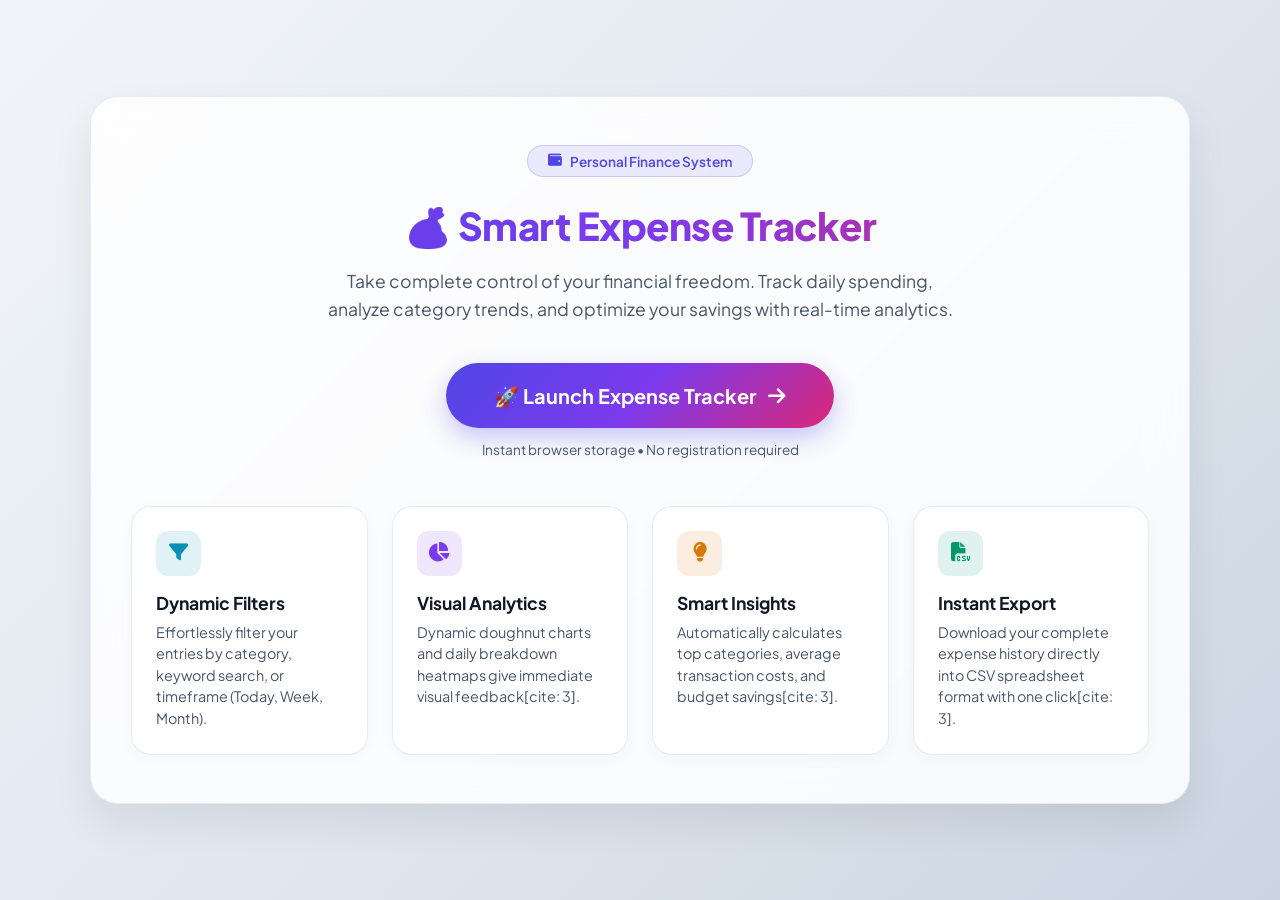
<file: index.html>
<!DOCTYPE html>
<html lang="en">
<head>
  <meta charset="UTF-8">
  <meta name="viewport" content="width=device-width, initial-scale=1.0">
  <title>Smart Expense Tracker - Home</title>
  <link rel="stylesheet" href="style.css">
  <link rel="stylesheet" href="https://cdnjs.cloudflare.com/ajax/libs/font-awesome/6.4.0/css/all.min.css">
</head>
<body>
  <div class="container" style="text-align: center;">
    
    <div class="app-badge"><i class="fa-solid fa-wallet"></i> Personal Finance System</div>
    <h1>💰 Smart Expense Tracker</h1>
    <p class="subtitle">
      Take complete control of your financial freedom. Track daily spending, analyze category trends, and optimize your savings with real-time analytics.
    </p>

    <!-- Prominent Big Button -->
    <div class="hero-cta">
      <button class="btn-hero-cta" onclick="location.href='tracker.html'">
        🚀 Launch Expense Tracker <i class="fa-solid fa-arrow-right"></i>
      </button>
      <span class="cta-note">Instant browser storage • No registration required</span>
    </div>

    <!-- Features Overview -->
    <section class="info-grid">
      <div class="info-card">
        <div class="card-icon cyan"><i class="fa-solid fa-filter"></i></div>
        <h3>Dynamic Filters</h3>
        <p>Effortlessly filter your entries by category, keyword search, or timeframe (Today, Week, Month).</p>
      </div>

      <div class="info-card purple">
        <div class="card-icon purple"><i class="fa-solid fa-chart-pie"></i></div>
        <h3>Visual Analytics</h3>
        <p>Dynamic doughnut charts and daily breakdown heatmaps give immediate visual feedback[cite: 3].</p>
      </div>

      <div class="info-card amber">
        <div class="card-icon amber"><i class="fa-solid fa-lightbulb"></i></div>
        <h3>Smart Insights</h3>
        <p>Automatically calculates top categories, average transaction costs, and budget savings[cite: 3].</p>
      </div>

      <div class="info-card green">
        <div class="card-icon green"><i class="fa-solid fa-file-csv"></i></div>
        <h3>Instant Export</h3>
        <p>Download your complete expense history directly into CSV spreadsheet format with one click[cite: 3].</p>
      </div>
    </section>

  </div>
</body>
</html>
</file>
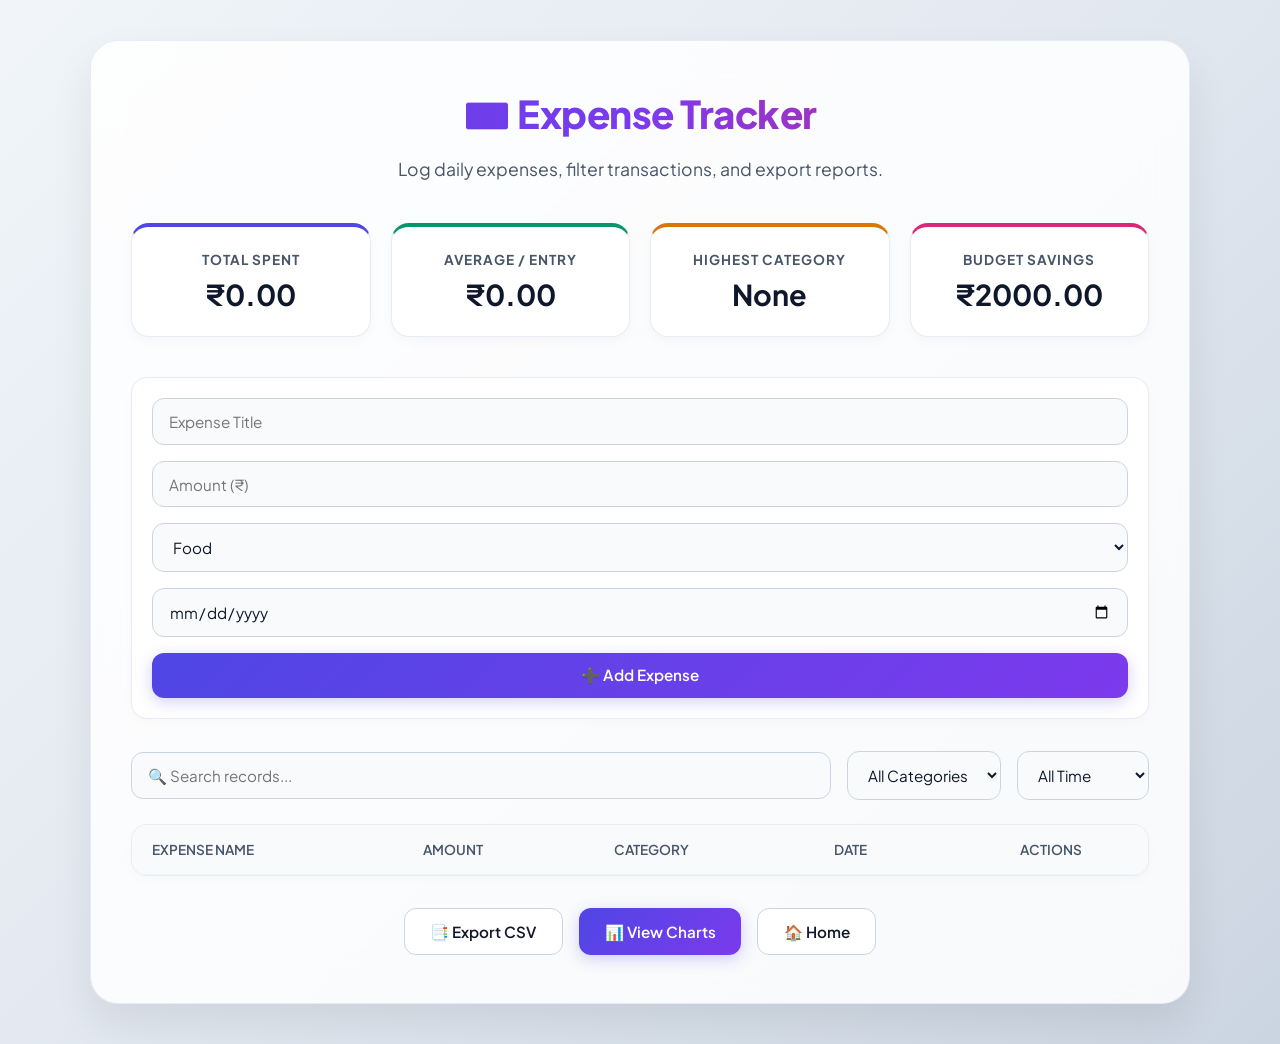
<file: tracker.html>
<!DOCTYPE html>
<html lang="en">
<head>
  <meta charset="UTF-8">
  <meta name="viewport" content="width=device-width, initial-scale=1.0">
  <title>Smart Expense Tracker - Tracker</title>
  <link rel="stylesheet" href="style.css">
</head>
<body>
  <div class="container">
    <h1>💳 Expense Tracker</h1>
    <p class="subtitle">Log daily expenses, filter transactions, and export reports.</p>

    <!-- Stat Metrics -->
    <div class="dashboard-metrics">
      <div class="metric-card purple">
        <h3>Total Spent</h3>
        <div class="value">₹<span id="total-amount">0.00</span></div>
      </div>
      <div class="metric-card green">
        <h3>Average / Entry</h3>
        <div class="value">₹<span id="avg-expense">0.00</span></div>
      </div>
      <div class="metric-card amber">
        <h3>Highest Category</h3>
        <div class="value" id="highest-category">None</div>
      </div>
      <div class="metric-card pink">
        <h3>Budget Savings</h3>
        <div class="value">₹<span id="savings">2000.00</span></div>
      </div>
    </div>

    <!-- Input Form -->
    <form id="expense-form">
      <input type="text" id="expense-name" placeholder="Expense Title" required>
      <input type="number" id="expense-amount" placeholder="Amount (₹)" step="0.01" required>
      <select id="expense-category" required>
        <option value="Food">Food</option>
        <option value="Travel">Travel</option>
        <option value="Bills">Bills</option>
        <option value="Shopping">Shopping</option>
        <option value="Others">Others</option>
      </select>
      <input type="date" id="expense-date" required>
      <button type="submit" class="action-btn btn-primary">➕ Add Expense</button>
    </form>

    <!-- Filters & Search Bar -->
    <div class="filters-bar">
      <input type="text" id="search-box" placeholder="🔍 Search records..." style="flex: 1;">
      <select id="filter-category">
        <option value="All">All Categories</option>
        <option value="Food">Food</option>
        <option value="Travel">Travel</option>
        <option value="Bills">Bills</option>
        <option value="Shopping">Shopping</option>
        <option value="Others">Others</option>
      </select>
      <select id="time-filter">
        <option value="all">All Time</option>
        <option value="daily">Today</option>
        <option value="weekly">This Week</option>
        <option value="monthly">This Month</option>
      </select>
    </div>

    <!-- Expense Table -->
    <div class="table-wrapper">
      <table>
        <thead>
          <tr>
            <th>Expense Name</th>
            <th>Amount</th>
            <th>Category</th>
            <th>Date</th>
            <th style="text-align: center;">Actions</th>
          </tr>
        </thead>
        <tbody id="expense-list"></tbody>
      </table>
    </div>

    <!-- Page Actions -->
    <div style="text-align: center; margin-top: 1.5rem; display: flex; gap: 1rem; justify-content: center;">
      <button class="action-btn" id="export-btn">📑 Export CSV</button>
      <button class="action-btn btn-primary" onclick="location.href='chart.html'">📊 View Charts</button>
      <button class="action-btn" onclick="location.href='index.html'">🏠 Home</button>
    </div>

  </div>

  <script src="script.js"></script>
</body>
</html>
</file>
<file: style.css>
/* =========================================================
   ☀️ Master Light Mode Glassmorphism Theme (All Pages)
   ========================================================= */
@import url('https://fonts.googleapis.com/css2?family=Plus+Jakarta+Sans:wght@300;400;500;600;700;800&display=swap');

:root {
  --bg-gradient: linear-gradient(135deg, #f1f5f9 0%, #e2e8f0 50%, #cbd5e1 100%);
  --glass-bg: rgba(255, 255, 255, 0.85);
  --glass-border: rgba(226, 232, 240, 0.8);
  --glass-hover: rgba(241, 245, 249, 1);
  
  --primary: #4f46e5;
  --primary-glow: rgba(79, 70, 229, 0.25);
  --accent-cyan: #0891b2;
  --accent-pink: #db2777;
  --accent-green: #059669;
  --accent-amber: #d97706;

  --text-main: #0f172a;
  --text-muted: #475569;
}

* {
  box-sizing: border-box;
  margin: 0;
  padding: 0;
  font-family: 'Plus Jakarta Sans', sans-serif;
}

body {
  background: var(--bg-gradient);
  color: var(--text-main);
  min-height: 100vh;
  padding: 2.5rem 1rem;
  display: flex;
  justify-content: center;
  align-items: center;
}

/* Base Glass Container */
.container {
  max-width: 1100px;
  width: 100%;
  margin: 0 auto;
  background: var(--glass-bg);
  backdrop-filter: blur(20px);
  -webkit-backdrop-filter: blur(20px);
  border: 1px solid var(--glass-border);
  border-radius: 28px;
  padding: 3rem 2.5rem;
  box-shadow: 0 20px 40px rgba(0, 0, 0, 0.08);
  animation: fadeIn 0.6s ease-out;
}

/* Main Gradient Titles */
h1 {
  font-size: 2.4rem;
  font-weight: 800;
  background: linear-gradient(90deg, #4f46e5, #7c3aed, #db2777);
  -webkit-background-clip: text;
  -webkit-text-fill-color: transparent;
  text-align: center;
  margin-bottom: 2rem;
  letter-spacing: -0.5px;
}

h2 {
  font-size: 1.25rem;
  color: var(--text-muted);
  margin-bottom: 1.2rem;
  font-weight: 600;
}

/* Subtitle text */
.subtitle {
  font-size: 1.1rem;
  color: var(--text-muted);
  text-align: center;
  max-width: 650px;
  margin: -1rem auto 2.5rem auto;
  line-height: 1.6;
}

/* =========================================================
   🏠 Landing Page (index.html)
   ========================================================= */
.app-badge {
  display: inline-flex;
  align-items: center;
  gap: 0.5rem;
  background: rgba(79, 70, 229, 0.1);
  color: var(--primary);
  border: 1px solid rgba(79, 70, 229, 0.2);
  padding: 0.4rem 1.2rem;
  border-radius: 30px;
  font-size: 0.85rem;
  font-weight: 600;
  margin-bottom: 1.5rem;
}

.hero-cta {
  display: flex;
  flex-direction: column;
  align-items: center;
  gap: 0.8rem;
  margin-bottom: 3rem;
}

.btn-hero-cta {
  font-size: 1.25rem;
  font-weight: 700;
  padding: 1.2rem 3rem;
  border-radius: 50px;
  background: linear-gradient(135deg, #4f46e5 0%, #7c3aed 50%, #db2777 100%);
  color: #ffffff;
  border: none;
  cursor: pointer;
  box-shadow: 0 10px 25px rgba(79, 70, 229, 0.3);
  transition: transform 0.3s ease, box-shadow 0.3s ease;
  display: inline-flex;
  align-items: center;
  gap: 0.8rem;
  text-decoration: none;
}

.btn-hero-cta:hover {
  transform: translateY(-4px) scale(1.03);
  box-shadow: 0 15px 35px rgba(79, 70, 229, 0.4);
}

.cta-note {
  font-size: 0.85rem;
  color: var(--text-muted);
}

.info-grid {
  display: grid;
  grid-template-columns: repeat(auto-fit, minmax(200px, 1fr));
  gap: 1.5rem;
  text-align: left;
}

.info-card {
  background: #ffffff;
  border: 1px solid var(--glass-border);
  border-radius: 20px;
  padding: 1.5rem;
  box-shadow: 0 4px 15px rgba(0, 0, 0, 0.03);
  transition: transform 0.3s ease, box-shadow 0.3s ease;
}

.info-card:hover {
  transform: translateY(-5px);
  box-shadow: 0 10px 25px rgba(0, 0, 0, 0.08);
}

.card-icon {
  width: 45px;
  height: 45px;
  border-radius: 12px;
  display: flex;
  align-items: center;
  justify-content: center;
  font-size: 1.2rem;
  margin-bottom: 1rem;
}

.card-icon.cyan { background: rgba(8, 145, 178, 0.12); color: var(--accent-cyan); }
.card-icon.purple { background: rgba(124, 58, 237, 0.12); color: #7c3aed; }
.card-icon.amber { background: rgba(217, 119, 6, 0.12); color: var(--accent-amber); }
.card-icon.green { background: rgba(5, 150, 105, 0.12); color: var(--accent-green); }

.info-card h3 {
  font-size: 1.1rem;
  margin-bottom: 0.5rem;
  color: var(--text-main);
}

.info-card p {
  font-size: 0.9rem;
  color: var(--text-muted);
  line-height: 1.5;
}

/* =========================================================
   📊 Metric Cards & Controls (tracker.html & chart.html)
   ========================================================= */
.dashboard-metrics, .insights {
  display: grid;
  grid-template-columns: repeat(auto-fit, minmax(200px, 1fr));
  gap: 1.25rem;
  margin-bottom: 2.5rem;
}

.metric-card, .insight-box {
  background: #ffffff;
  border: 1px solid var(--glass-border);
  border-radius: 18px;
  padding: 1.5rem;
  text-align: center;
  box-shadow: 0 4px 12px rgba(0, 0, 0, 0.03);
  transition: transform 0.3s ease, box-shadow 0.3s ease;
}

.metric-card:hover, .insight-box:hover {
  transform: translateY(-4px);
  box-shadow: 0 8px 20px rgba(0, 0, 0, 0.06);
}

.metric-card h3, .insight-box h3 {
  font-size: 0.85rem;
  text-transform: uppercase;
  letter-spacing: 1px;
  color: var(--text-muted);
  margin-bottom: 0.5rem;
}

.metric-card .value, .insight-box p {
  font-size: 1.8rem;
  font-weight: 700;
  color: var(--text-main);
}

.metric-card.purple, .insight-box.purple { border-top: 4px solid var(--primary); }
.metric-card.green, .insight-box.green { border-top: 4px solid var(--accent-green); }
.metric-card.amber, .insight-box.amber { border-top: 4px solid var(--accent-amber); }
.metric-card.pink, .insight-box.pink { border-top: 4px solid var(--accent-pink); }

/* Form inputs */
#expense-form {
  display: grid;
  grid-template-columns: repeat(auto-fit, minmax(180px, 1fr)) auto;
  gap: 1rem;
  background: #ffffff;
  padding: 1.25rem;
  border-radius: 16px;
  border: 1px solid var(--glass-border);
  box-shadow: 0 4px 12px rgba(0, 0, 0, 0.02);
  margin-bottom: 2rem;
}

input, select {
  background: #f8fafc;
  border: 1px solid #cbd5e1;
  color: var(--text-main);
  padding: 0.8rem 1rem;
  border-radius: 12px;
  outline: none;
  font-size: 0.95rem;
  transition: border-color 0.3s ease, box-shadow 0.3s ease;
}

input:focus, select:focus {
  border-color: var(--primary);
  box-shadow: 0 0 10px var(--primary-glow);
}

.filters-bar {
  display: flex;
  flex-wrap: wrap;
  gap: 1rem;
  margin-bottom: 1.5rem;
  align-items: center;
}

/* Buttons */
.action-btn, .btn {
  padding: 0.8rem 1.6rem;
  border-radius: 12px;
  font-weight: 600;
  font-size: 0.95rem;
  cursor: pointer;
  border: 1px solid #cbd5e1;
  background: #ffffff;
  color: var(--text-main);
  transition: all 0.3s ease;
  display: inline-flex;
  align-items: center;
  justify-content: center;
  gap: 0.5rem;
  text-decoration: none;
}

.action-btn:hover, .btn:hover {
  background: var(--glass-hover);
  border-color: #94a3b8;
  transform: translateY(-2px);
}

.btn-primary {
  background: linear-gradient(135deg, #4f46e5, #7c3aed);
  color: #ffffff;
  border: none;
  box-shadow: 0 4px 15px var(--primary-glow);
}

.btn-primary:hover {
  transform: scale(1.03);
  box-shadow: 0 6px 20px rgba(79, 70, 229, 0.4);
}

/* Table Styling */
.table-wrapper {
  overflow-x: auto;
  border-radius: 16px;
  border: 1px solid var(--glass-border);
  background: #ffffff;
  margin-bottom: 2rem;
  box-shadow: 0 4px 12px rgba(0, 0, 0, 0.02);
}

table {
  width: 100%;
  border-collapse: collapse;
  text-align: left;
}

th, td {
  padding: 1rem 1.25rem;
  border-bottom: 1px solid #f1f5f9;
}

th {
  background: #f8fafc;
  color: var(--text-muted);
  font-weight: 600;
  font-size: 0.85rem;
  text-transform: uppercase;
}

tr:hover {
  background: #f8fafc;
}

.badge {
  padding: 0.3rem 0.8rem;
  border-radius: 20px;
  font-size: 0.75rem;
  font-weight: 600;
}

.badge-food { background: rgba(219, 39, 119, 0.12); color: #db2777; }
.badge-travel { background: rgba(8, 145, 178, 0.12); color: #0891b2; }
.badge-bills { background: rgba(217, 119, 6, 0.12); color: #d97706; }
.badge-shopping { background: rgba(124, 58, 237, 0.12); color: #7c3aed; }
.badge-others { background: rgba(5, 150, 105, 0.12); color: #059669; }

.btn-icon {
  background: none;
  border: none;
  cursor: pointer;
  padding: 0.4rem;
  border-radius: 8px;
  transition: background 0.2s ease;
  font-size: 1.1rem;
}

.btn-icon:hover { background: #f1f5f9; }

/* Charts Layout */
.charts-grid {
  display: grid;
  grid-template-columns: repeat(auto-fit, minmax(320px, 1fr));
  gap: 1.5rem;
  margin-top: 2rem;
}

.chart-card {
  background: #ffffff;
  border: 1px solid var(--glass-border);
  border-radius: 20px;
  padding: 1.5rem;
  text-align: center;
  box-shadow: 0 4px 12px rgba(0, 0, 0, 0.03);
}

canvas {
  max-width: 100%;
}

@keyframes fadeIn {
  from { opacity: 0; transform: translateY(15px); }
  to { opacity: 1; transform: translateY(0); }
}
</file>
